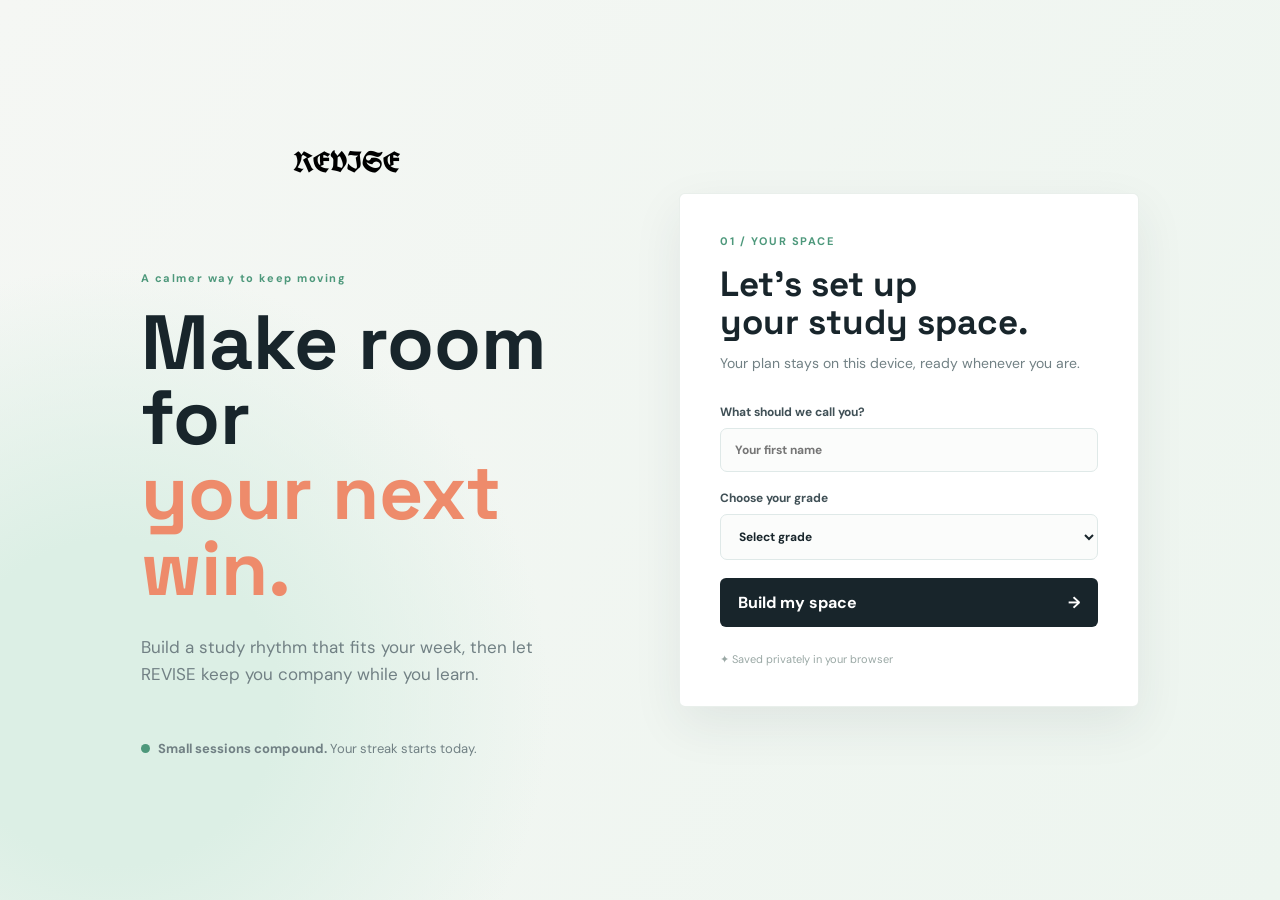
<file: index.html>
<!doctype html>
<html lang="en">
<head>
  <meta charset="UTF-8">
  <meta name="viewport" content="width=device-width, initial-scale=1.0">
  <meta name="google-site-verification" content="FU0J8cU6yg5rgUvRxa4bEKZBH8ZpA39wPbFkjtDJuvY">
  <meta name="google-adsense-account" content="ca-pub-8012064397471990">
  <script async src="https://pagead2.googlesyndication.com/pagead/js/adsbygoogle.js?client=ca-pub-8012064397471990" crossorigin="anonymous"></script>
  <title>REVISE</title>
  <link rel="preconnect" href="https://fonts.googleapis.com">
  <link rel="preconnect" href="https://fonts.gstatic.com" crossorigin>
  <link href="https://fonts.googleapis.com/css2?family=DM+Sans:wght@400;500;600;700&family=Space+Grotesk:wght@500;600;700&display=swap" rel="stylesheet">
  <link href="https://fonts.googleapis.com/css2?family=UnifrakturCook:wght@700&display=swap" rel="stylesheet">
  <link rel="stylesheet" href="styles.css">
</head>
<body>
  <main class="app-shell">
    <section id="auth-view" class="auth-view">
      <div class="auth-copy">
        <div class="brand-mark">REVISE</div>
        <p class="eyebrow">A calmer way to keep moving</p>
        <h1>Make room for<br><em>your next win.</em></h1>
        <p class="intro">Build a study rhythm that fits your week, then let REVISE keep you company while you learn.</p>
        <div class="mini-proof"><span class="proof-dot"></span><strong>Small sessions compound.</strong> Your streak starts today.</div>
      </div>
      <div class="setup-card">
        <div class="step-label">01 / YOUR SPACE</div>
        <h2>Let's set up<br>your study space.</h2>
        <p class="muted">Your plan stays on this device, ready whenever you are.</p>
        <form id="setup-form">
          <label>What should we call you?<input id="name" type="text" placeholder="Your first name" required></label>
          <label>Choose your grade<select id="grade" required><option value="" disabled selected>Select grade</option><option>Grade 7</option><option>Grade 8</option><option>Grade 9</option><option>Grade 10</option><option>Grade 11</option><option>Grade 12</option></select></label>
          <button class="primary-button" type="submit">Build my space <span>→</span></button>
        </form>
        <p class="privacy-note">✦ Saved privately in your browser</p>
      </div>
    </section>

    <section id="planner-view" class="planner-view hidden">
      <aside class="sidebar">
        <div class="brand-mark">REVISE</div>
        <div class="profile"><div id="avatar" class="avatar">M</div><div><strong id="profile-name">Learner</strong><small id="profile-grade">Grade 7</small></div><button id="reset-button" class="icon-button" title="Reset profile">↗</button></div>
        <nav><button class="nav-item active" data-view="today"><span>◷</span> Today</button><button class="nav-item" data-view="timetable"><span>▦</span> Timetable</button><button class="nav-item" data-view="profile"><span>◎</span> Profile</button></nav>
        <div class="sidebar-footer"><div class="orbit-note"><span>✦</span><p><strong>Keep your orbit.</strong><br>Consistency beats intensity.</p></div></div>
      </aside>
      <div class="content-area">
        <header class="topbar"><div><p id="date-label" class="eyebrow">MONDAY, 21 AUGUST</p><h1 id="greeting">Good morning.</h1></div><div class="header-actions"><div class="diamond-chip" title="Diamonds earned"><span>◆</span><strong id="diamond-count">0</strong><small>diamonds</small></div><label class="theme-picker" title="Change theme"><span>Theme</span><select id="theme-select" aria-label="Change theme"><option value="meadow">Meadow</option><option value="ocean">Ocean</option><option value="sunset">Sunset</option></select></label><button id="edit-plan" class="text-button">Edit plan</button><div class="streak-chip"><span>✦</span><strong id="streak-count">0</strong><small>day streak</small></div></div></header>
        <div id="today-view" class="page-view">
          <div class="hero-strip"><div><span class="tag">YOUR FOCUS</span><h2>Two focused sessions.<br><em>A lighter day ahead.</em></h2></div><div class="ring-wrap"><div class="progress-ring"><span id="daily-percent">0%</span></div><small>daily goal</small></div></div>
          <div class="section-heading"><div><p class="eyebrow">YOUR PLAN</p><h2>Today's orbit</h2></div><span id="session-summary" class="muted">0 of 2 sessions complete</span></div>
          <div id="session-list" class="session-list"></div>
        </div>
        <div id="timetable-view" class="page-view hidden"><div class="section-heading"><div><p class="eyebrow">THE BIG PICTURE</p><h2>Your weekly rhythm</h2></div><button id="edit-plan-two" class="primary-button small">Edit schedule <span>→</span></button></div><div id="week-grid" class="week-grid"></div></div>
        <div id="progress-view" class="page-view hidden"><div class="section-heading"><div><p class="eyebrow">KEEP GOING</p><h2>Your progress</h2></div></div><div class="progress-grid"><div class="stat-card diamond-card hidden"><span class="stat-icon">◆</span><strong id="progress-diamonds">0</strong><p>diamonds earned</p><small>100 diamonds for every completed task.</small></div><div class="stat-card accent"><span class="stat-icon">✦</span><strong id="progress-streak">0</strong><p>day streak</p><small>Best habit is the one you repeat.</small></div><div class="stat-card"><span class="stat-icon">◷</span><strong id="total-minutes">0</strong><p>minutes focused</p><small>Every minute counts toward your future.</small></div><div class="stat-card"><span class="stat-icon">✓</span><strong id="total-sessions">0</strong><p>sessions completed</p><small>You showed up for yourself.</small></div></div><div class="quote-panel">“The secret of getting ahead is getting started.”<small>— Mark Twain</small></div></div>
        <div id="profile-view" class="page-view hidden"><div class="profile-hero"><div class="profile-avatar-large" id="profile-avatar-large">M</div><div><p class="eyebrow">YOUR PROFILE</p><h2 id="profile-heading">Learner</h2></div><div class="profile-diamond-balance"><span>◆</span><strong id="profile-diamonds">0</strong><small>diamonds</small></div></div><section class="profile-section progress-section"><div class="section-heading compact"><div><p class="eyebrow">YOUR PROGRESS</p><h2>Your study rhythm</h2></div></div><div class="profile-stats"><div><strong id="profile-session-count">0</strong><span>sessions completed</span></div><div><strong id="profile-minute-count">0</strong><span>minutes focused</span></div><div><strong id="profile-streak-count">0</strong><span>day streak</span></div></div></section><section class="profile-section themes-section"><div class="section-heading compact"><div><p class="eyebrow">MAKE IT YOURS</p><h2>Themes</h2></div></div><div id="theme-gallery" class="theme-gallery"></div></section></div>
      </div>
    </section>

    <div id="onboarding-modal" class="modal hidden"><div class="modal-card"><button class="close-modal" data-close>×</button><p class="eyebrow">02 / YOUR RHYTHM</p><h2>Shape your week.</h2><p class="muted">Pick the days and time that feel realistic. Orbit will arrange two subjects each day.</p><form id="plan-form"><fieldset><legend>Which subjects are you studying?</legend><div class="subject-grid"><label><input type="checkbox" name="subject" value="Home Language"><span>Home Language</span></label><label><input type="checkbox" name="subject" value="First Additional Language"><span>First Additional Language</span></label><label><input type="checkbox" name="subject" value="Mathematics"><span>Mathematics</span></label><label><input type="checkbox" name="subject" value="Mathematical Literacy"><span>Mathematical Literacy</span></label><label><input type="checkbox" name="subject" value="Natural Sciences"><span>Natural Sciences</span></label><label><input type="checkbox" name="subject" value="Social Sciences"><span>Social Sciences</span></label><label><input type="checkbox" name="subject" value="Life Orientation"><span>Life Orientation</span></label><label><input type="checkbox" name="subject" value="Technology"><span>Technology</span></label><label><input type="checkbox" name="subject" value="Creative Arts"><span>Creative Arts</span></label><label><input type="checkbox" name="subject" value="Economic and Management Sciences"><span>Economic and Management Sciences</span></label><label><input type="checkbox" name="subject" value="Accounting"><span>Accounting</span></label><label><input type="checkbox" name="subject" value="Business Studies"><span>Business Studies</span></label><label><input type="checkbox" name="subject" value="Economics"><span>Economics</span></label><label><input type="checkbox" name="subject" value="Geography"><span>Geography</span></label><label><input type="checkbox" name="subject" value="History"><span>History</span></label><label><input type="checkbox" name="subject" value="Life Sciences"><span>Life Sciences</span></label><label><input type="checkbox" name="subject" value="Physical Sciences"><span>Physical Sciences</span></label><label><input type="checkbox" name="subject" value="Agricultural Sciences"><span>Agricultural Sciences</span></label><label><input type="checkbox" name="subject" value="Computer Applications Technology"><span>Computer Applications Technology</span></label><label><input type="checkbox" name="subject" value="Information Technology"><span>Information Technology</span></label><label><input type="checkbox" name="subject" value="Engineering Graphics and Design"><span>Engineering Graphics and Design</span></label><label><input type="checkbox" name="subject" value="Consumer Studies"><span>Consumer Studies</span></label><label><input type="checkbox" name="subject" value="Tourism"><span>Tourism</span></label><label><input type="checkbox" name="subject" value="Dramatic Arts"><span>Dramatic Arts</span></label><label><input type="checkbox" name="subject" value="Visual Arts"><span>Visual Arts</span></label><label><input type="checkbox" name="subject" value="Music"><span>Music</span></label><label><input type="checkbox" name="subject" value="Religion Studies"><span>Religion Studies</span></label><label><input type="checkbox" name="subject" value="Additional Language"><span>Additional Language</span></label></div></fieldset><fieldset><legend>When will you study?</legend><div class="days-grid"><label><input type="checkbox" name="day" value="Monday"><span>Mon</span></label><label><input type="checkbox" name="day" value="Tuesday"><span>Tue</span></label><label><input type="checkbox" name="day" value="Wednesday"><span>Wed</span></label><label><input type="checkbox" name="day" value="Thursday"><span>Thu</span></label><label><input type="checkbox" name="day" value="Friday"><span>Fri</span></label><label><input type="checkbox" name="day" value="Saturday"><span>Sat</span></label><label><input type="checkbox" name="day" value="Sunday"><span>Sun</span></label></div><div class="form-row"><label>Session length<select id="duration"><option value="25">25 minutes</option><option value="45" selected>45 minutes</option><option value="60">60 minutes</option><option value="90">90 minutes</option></select></label><label>Start time<input id="start-time" type="time" value="16:00"></label></div></fieldset><button class="primary-button" type="submit">Create my timetable <span>→</span></button></form></div></div>
    <div id="timer-modal" class="modal hidden"><div class="timer-card"><button class="close-modal" data-close>×</button><p class="eyebrow">FOCUS MODE</p><div class="timer-subject" id="timer-subject">Mathematics</div><div id="timer-display" class="timer-display">45:00</div><div class="timer-track"><span id="timer-bar"></span></div><p id="timer-message" class="muted">Take a breath. You have got this.</p><div class="timer-actions"><button id="timer-toggle" class="primary-button">Start session <span>▶</span></button><button id="timer-complete" class="text-button">Mark complete</button></div></div></div>
  </main>
  <script src="app.js"></script>
</body>
</html>
</file>
<file: styles.css>
#onboarding-modal{background:rgba(24,37,43,.28);backdrop-filter:blur(5px)}#onboarding-modal .modal-card{position:relative;overflow:hidden;width:min(560px,100%);padding:34px;background:linear-gradient(145deg,color-mix(in srgb,var(--card) 94%,var(--mint)),var(--card));border-top:5px solid var(--mint-deep)}#onboarding-modal .modal-card:before{content:'PLAN  /  BUILD  /  REPEAT';position:absolute;right:28px;top:27px;color:color-mix(in srgb,var(--mint-deep) 48%,transparent);font:700 9px var(--theme-display-font);letter-spacing:.12em}#onboarding-modal .modal-card h2{font-size:32px;max-width:250px;margin:4px 0 9px}#onboarding-modal .modal-card>p.muted{max-width:420px;line-height:1.55}#onboarding-modal .modal-card form{position:relative;margin-top:27px}#onboarding-modal fieldset{padding:18px 16px 16px;margin:0 0 16px;border:1px solid var(--line);border-radius:var(--theme-radius);background:color-mix(in srgb,var(--card) 72%,var(--mint))}#onboarding-modal legend{padding:0 8px;color:var(--mint-deep);font:700 11px var(--theme-display-font);letter-spacing:.08em;text-transform:uppercase}#onboarding-modal .subject-grid{display:grid;grid-template-columns:repeat(3,minmax(0,1fr));gap:7px}#onboarding-modal .subject-grid label,#onboarding-modal .days-grid label{position:relative;min-width:0}#onboarding-modal .subject-grid input,#onboarding-modal .days-grid input{position:absolute;opacity:0}#onboarding-modal .subject-grid span,#onboarding-modal .days-grid span{display:block;padding:10px 8px;text-align:center;border:1px solid var(--line);border-radius:var(--theme-radius);background:var(--card);color:var(--muted);font-size:11px;line-height:1.15;transition:background .18s ease,color .18s ease,border-color .18s ease,transform .18s ease}#onboarding-modal .subject-grid label:hover span,#onboarding-modal .days-grid label:hover span{transform:translateY(-2px);border-color:var(--mint-deep)}#onboarding-modal .subject-grid input:checked+span,#onboarding-modal .days-grid input:checked+span{background:var(--mint-deep);border-color:var(--mint-deep);color:#fff;box-shadow:0 5px 12px color-mix(in srgb,var(--mint-deep) 22%,transparent)}#onboarding-modal .days-grid{display:grid;grid-template-columns:repeat(7,1fr);gap:6px}#onboarding-modal .days-grid span{padding-inline:3px;font-size:10px}#onboarding-modal .form-row{gap:12px}#onboarding-modal .form-row label,#onboarding-modal .subject-grid+label,#onboarding-modal .notification-setting{font-size:11px;color:var(--muted);font-weight:700}#onboarding-modal input:not([type=checkbox]),#onboarding-modal select{margin-top:6px;border:1px solid var(--line);background:var(--card);border-radius:var(--theme-radius);color:var(--ink);padding:11px 12px}#onboarding-modal .primary-button{width:100%;margin-top:7px;justify-content:center}@media(max-width:600px){#onboarding-modal .modal-card{padding:27px 16px;border-top-width:4px}#onboarding-modal .modal-card:before{right:17px;top:22px;font-size:8px}#onboarding-modal .modal-card h2{font-size:27px}#onboarding-modal .subject-grid{grid-template-columns:repeat(2,minmax(0,1fr))}#onboarding-modal .days-grid{grid-template-columns:repeat(4,1fr)}#onboarding-modal .days-grid label:last-child{grid-column:2}}@media(prefers-reduced-motion:reduce){#onboarding-modal .subject-grid span,#onboarding-modal .days-grid span{transition:none}}
:root .brand-mark span{width:30px;height:26px;border-radius:7px;font-size:10px;letter-spacing:.04em}
#onboarding-modal{display:flex;align-items:center;justify-content:center;overflow:hidden;overscroll-behavior:contain}#onboarding-modal:not(.hidden){display:flex}#onboarding-modal .modal-card{max-height:calc(100vh - 32px);overflow-y:auto;overflow-x:hidden;overscroll-behavior:contain;-webkit-overflow-scrolling:touch;touch-action:pan-y;scrollbar-width:thin}@media(max-width:600px){#onboarding-modal{align-items:flex-start;padding:12px}#onboarding-modal .modal-card{max-height:calc(100svh - 24px);margin:auto 0}}
:root{--ink:#20343b;--muted:#718389;--paper:#f3f7f8;--card:#fff;--mint:#c8ddcf;--mint-deep:#6c967f;--coral:#91b8d6;--line:#dfe9e8;--shadow:0 18px 50px rgba(32,52,59,.08)}html:root{--ink:#20343b;--muted:#718389;--paper:#f3f7f8;--card:#fff;--mint:#c8ddcf;--mint-deep:#6c967f;--coral:#91b8d6;--line:#dfe9e8;--shadow:0 18px 50px rgba(32,52,59,.08)}
:root{--ink:#20343b;--muted:#718389;--paper:#f3f7f8;--card:#fff;--mint:#c8ddcf;--mint-deep:#6c967f;--coral:#91b8d6;--line:#dfe9e8;--shadow:0 18px 50px rgba(32,52,59,.08)}
.modal-card{width:min(440px,100%);max-height:86vh;overflow-y:auto;padding:26px}
.modal-card h2{font-size:27px}.modal-card form{margin-top:20px}.modal-card fieldset{margin-bottom:18px}.modal-card legend{margin-bottom:9px}.modal-card .subject-grid{gap:5px}.modal-card .subject-grid span{padding:8px 9px;font-size:11px}.modal-card .days-grid span{padding:8px 3px}
:root{--ink:#18252b;--muted:#718084;--paper:#f5f7f4;--card:#fff;--mint:#b9e3cf;--mint-deep:#4d987b;--coral:#ee8b6b;--line:#e4ebe7;--shadow:0 18px 50px rgba(24,37,43,.08)}*{box-sizing:border-box}body{margin:0;background:var(--paper);color:var(--ink);font-family:'DM Sans',sans-serif}button,input,select{font:inherit}button{cursor:pointer}h1,h2,p{margin:0}h1,h2{font-family:'Space Grotesk',sans-serif;letter-spacing:0}.hidden{display:none!important}.app-shell{min-height:100vh}.auth-view{min-height:100vh;display:grid;grid-template-columns:1fr 460px;gap:10vw;align-items:center;padding:7vw 11vw;background:radial-gradient(circle at 9% 78%,#dcefe5 0 12%,transparent 32%),linear-gradient(120deg,#f5f7f4 0%,#edf5ef 100%)}.brand-mark{font-family:'Space Grotesk',sans-serif;font-weight:700;letter-spacing:-.03em;font-size:19px}.brand-mark span{display:inline-grid;place-items:center;color:#fff;background:var(--coral);width:26px;height:26px;border-radius:50%;margin-right:7px;font-size:14px}.auth-copy{max-width:560px}.eyebrow,.step-label,.tag{font-size:11px;letter-spacing:.14em;font-weight:700;color:var(--mint-deep)}.auth-copy .eyebrow{margin-top:90px;margin-bottom:20px}.auth-copy h1{font-size:clamp(52px,6vw,90px);line-height:.98;margin-bottom:28px}.auth-copy h1 em,.hero-strip em{font-style:normal;color:var(--coral)}.intro{font-size:17px;line-height:1.6;color:var(--muted);max-width:420px}.mini-proof{margin-top:52px;font-size:13px;color:var(--muted)}.proof-dot{display:inline-block;width:9px;height:9px;background:var(--mint-deep);border-radius:50%;margin-right:8px}.setup-card,.modal-card,.timer-card{background:var(--card);box-shadow:var(--shadow);border:1px solid rgba(228,235,231,.8);border-radius:12px;padding:40px}.progress-line{height:3px;background:#edf1ef;margin-bottom:30px}.progress-line span{display:block;width:42%;height:100%;background:var(--coral)}.step-label{margin-bottom:18px}.setup-card h2{font-size:35px;line-height:1.06;margin-bottom:12px}.muted{color:var(--muted);font-size:14px;line-height:1.5}.setup-card form{display:grid;gap:18px;margin-top:30px}label{font-size:12px;font-weight:700;color:#405056;display:grid;gap:8px}input[type=text],input[type=time],select{border:1px solid var(--line);border-radius:7px;padding:13px 14px;color:var(--ink);background:#fbfcfb;outline:none}input:focus,select:focus{border-color:var(--mint-deep);box-shadow:0 0 0 3px rgba(77,152,123,.12)}.primary-button{border:0;border-radius:7px;background:var(--ink);color:#fff;padding:14px 18px;font-weight:700;display:flex;justify-content:space-between;align-items:center;transition:transform .2s,background .2s}.primary-button:hover{background:#2d474d;transform:translateY(-2px)}.primary-button.small{padding:11px 14px;font-size:12px}.privacy-note{font-size:11px;color:#9aa8a5;margin-top:25px}.planner-view{display:grid;grid-template-columns:250px 1fr;min-height:100vh}.sidebar{padding:30px 24px;background:#1d2d31;color:#e6f0ea;display:flex;flex-direction:column}.sidebar .brand-mark{margin-bottom:60px}.sidebar .brand-mark span{background:var(--coral)}.profile{display:flex;align-items:center;gap:10px;padding-bottom:30px;border-bottom:1px solid rgba(255,255,255,.12)}.avatar{width:38px;height:38px;border-radius:50%;background:var(--mint);color:var(--ink);display:grid;place-items:center;font-weight:700}.profile strong,.profile small{display:block}.profile strong{font-size:13px}.profile small{font-size:11px;color:#9db1ab;margin-top:3px}.icon-button{margin-left:auto;border:0;background:transparent;color:#9db1ab;font-size:20px;transform:rotate(90deg)}nav{padding-top:25px;display:grid;gap:8px}.nav-item{border:0;background:transparent;color:#9db1ab;text-align:left;padding:12px;border-radius:6px;font-weight:600}.nav-item span{display:inline-block;width:28px;color:var(--coral)}.nav-item.active,.nav-item:hover{background:rgba(255,255,255,.08);color:#fff}.sidebar-footer{margin-top:auto}.orbit-note{border-top:1px solid rgba(255,255,255,.12);padding-top:20px;display:flex;gap:9px;color:#a9bbb4;font-size:11px;line-height:1.5}.orbit-note span{color:var(--coral);font-size:17px}.orbit-note strong{color:#e6f0ea}.content-area{padding:45px 6vw;max-width:1300px;width:100%}.topbar{display:flex;justify-content:space-between;align-items:start;margin-bottom:48px}.topbar .eyebrow{margin-bottom:10px}.topbar h1{font-size:38px}.header-actions{display:flex;align-items:center;gap:24px}.text-button{border:0;background:transparent;color:var(--mint-deep);font-weight:700;font-size:12px}.streak-chip{display:grid;grid-template-columns:22px 28px auto;align-items:center;background:#fff;padding:10px 14px;border-radius:8px;box-shadow:0 5px 18px rgba(24,37,43,.05)}.streak-chip span{color:var(--coral)}.streak-chip strong{font-family:'Space Grotesk';font-size:18px}.streak-chip small{font-size:11px;color:var(--muted)}.hero-strip{background:var(--mint);padding:32px 38px;display:flex;justify-content:space-between;align-items:center;border-radius:10px;margin-bottom:48px}.hero-strip h2{font-size:30px;line-height:1.12;margin-top:10px}.ring-wrap{text-align:center}.progress-ring{width:92px;height:92px;border-radius:50%;display:grid;place-items:center;background:conic-gradient(var(--coral) 0deg,#e4f0e9 0);position:relative}.progress-ring:after{content:'';position:absolute;inset:8px;background:var(--mint);border-radius:50%}.progress-ring span{position:relative;z-index:1;font-family:'Space Grotesk';font-weight:700}.ring-wrap small{display:block;font-size:10px;color:var(--mint-deep);margin-top:7px}.section-heading{display:flex;justify-content:space-between;align-items:end;margin-bottom:18px}.section-heading h2{font-size:26px;margin-top:7px}.session-list{display:grid;gap:10px}.session-card{background:#fff;border:1px solid var(--line);border-radius:8px;padding:20px 24px;display:grid;grid-template-columns:120px 1fr auto;align-items:center;gap:20px}.session-time{font-family:'Space Grotesk';font-size:14px}.session-time small{display:block;color:var(--muted);font:11px 'DM Sans';margin-top:5px}.session-subject{font-weight:700}.session-subject small{display:block;color:var(--muted);font-size:12px;font-weight:400;margin-top:4px}.session-status{border:0;border-radius:6px;padding:10px 14px;background:#edf7f0;color:var(--mint-deep);font-size:11px;font-weight:700}.session-status.done{background:var(--ink);color:#fff}.week-grid{display:grid;grid-template-columns:repeat(7,minmax(110px,1fr));gap:8px}.day-column{background:#fff;border:1px solid var(--line);min-height:250px;padding:15px 12px;border-radius:7px}.day-column.today{border:2px solid var(--coral)}.day-name{font-size:11px;font-weight:700;color:var(--muted);margin-bottom:18px}.day-column.today .day-name{color:var(--coral)}.day-session{background:#edf7f0;border-left:3px solid var(--mint-deep);padding:10px 8px;margin-top:8px;font-size:11px;font-weight:700}.day-session small{display:block;color:var(--muted);font-weight:400;margin-top:5px}.progress-grid{display:grid;grid-template-columns:repeat(3,1fr);gap:12px}.stat-card{padding:26px;background:#fff;border:1px solid var(--line);border-radius:8px}.stat-card.accent{background:var(--mint)}.stat-icon{color:var(--coral);font-size:20px}.stat-card strong{font:700 42px 'Space Grotesk';display:block;margin-top:20px}.stat-card p{font-weight:700}.stat-card small{color:var(--muted);display:block;margin-top:18px;font-size:12px}.quote-panel{margin-top:18px;background:var(--ink);color:#fff;padding:30px;border-radius:8px;font:600 22px 'Space Grotesk'}.quote-panel small{display:block;color:#a9bbb4;font:12px 'DM Sans';margin-top:14px}.modal{position:fixed;inset:0;background:rgba(18,31,34,.48);display:grid;place-items:center;padding:20px;z-index:3}.modal-card{width:min(560px,100%);position:relative}.modal-card h2{font-size:32px;margin:8px 0}.modal-card form{margin-top:28px}.close-modal{position:absolute;right:22px;top:18px;border:0;background:transparent;font-size:26px;color:var(--muted)}fieldset{border:0;padding:0;margin:0 0 25px}legend{font-size:12px;font-weight:700;color:#405056;margin-bottom:12px}.subject-grid{display:grid;grid-template-columns:1fr 1fr;gap:8px}.subject-grid label,.days-grid label{display:block}.subject-grid input,.days-grid input{position:absolute;opacity:0}.subject-grid span,.days-grid span{display:block;border:1px solid var(--line);border-radius:6px;padding:11px 12px;font-size:12px;cursor:pointer}.subject-grid input:checked+span,.days-grid input:checked+span{background:var(--mint);border-color:var(--mint-deep);color:var(--ink)}.days-grid{display:grid;grid-template-columns:repeat(7,1fr);gap:6px}.days-grid span{text-align:center;padding:10px 3px}.form-row{display:grid;grid-template-columns:1fr 1fr;gap:15px;margin-top:18px}.timer-card{text-align:center;width:min(430px,100%);position:relative;padding:44px}.timer-subject{font:700 22px 'Space Grotesk';margin-top:12px}.timer-display{font:700 72px 'Space Grotesk';letter-spacing:.03em;margin:20px 0 15px}.timer-track{height:5px;background:#edf1ef;border-radius:5px}.timer-track span{display:block;width:0;height:100%;background:var(--coral);transition:width .4s}.timer-actions{display:flex;justify-content:center;gap:20px;align-items:center;margin-top:25px}.timer-actions .primary-button{gap:20px}
@media(max-width:850px){.auth-view{grid-template-columns:1fr;padding:42px 24px;gap:35px}.auth-copy .eyebrow{margin-top:45px}.auth-copy h1{font-size:54px}.planner-view{display:block}.sidebar{padding:18px 20px;display:block}.sidebar .brand-mark{display:inline-block;margin:0}.profile{float:right;border:0;padding:0}.profile small{display:none}nav{clear:both;display:flex;padding-top:18px;gap:4px}.nav-item{padding:9px;font-size:11px}.sidebar-footer{display:none}.content-area{padding:30px 20px}.topbar{margin-bottom:30px}.topbar h1{font-size:30px}.header-actions{gap:10px}.hero-strip{padding:24px 20px}.hero-strip h2{font-size:24px}.ring-wrap{transform:scale(.8)}.session-card{grid-template-columns:1fr auto;gap:10px}.session-time{grid-column:1/-1}.week-grid{overflow:auto;grid-template-columns:repeat(7,125px)}.progress-grid{grid-template-columns:1fr}.modal-card{padding:30px 22px}.days-grid{grid-template-columns:repeat(4,1fr)}.days-grid label:last-child{grid-column:2}.timer-display{font-size:58px}}
:root{--theme-accent:#4d987b;--theme-highlight:#ee8b6b;--theme-paper:#f5f7f4;--theme-card:#fff;--theme-ink:#18252b;--theme-muted:#718084}
:root[data-theme="ocean"]{--theme-accent:#347a8f;--theme-highlight:#e59b62;--theme-paper:#eef7f8;--theme-card:#fff;--theme-ink:#17343d;--theme-muted:#607b82}
:root[data-theme="sunset"]{--theme-accent:#b45d4b;--theme-highlight:#e18a52;--theme-paper:#fff5ed;--theme-card:#fffdf9;--theme-ink:#3b2926;--theme-muted:#866f69}
:root{--ink:var(--theme-ink)!important;--muted:var(--theme-muted)!important;--paper:var(--theme-paper)!important;--card:var(--theme-card)!important;--mint-deep:var(--theme-accent)!important;--coral:var(--theme-highlight)!important}
.theme-picker{display:flex;align-items:center;gap:7px;color:var(--muted);font-size:12px;font-weight:700}.theme-picker select{border:1px solid var(--line);border-radius:7px;background:var(--card);color:var(--ink);padding:8px 25px 8px 9px;font-size:12px;font-weight:600}.theme-picker select:focus{outline:none}
:root{--theme-body-font:'DM Sans',sans-serif;--theme-display-font:'Space Grotesk',sans-serif;--theme-radius:8px;--theme-shadow:0 18px 50px rgba(32,52,59,.08)}
.sidebar .profile .avatar,.sidebar .profile strong,.sidebar .profile small,.topbar .diamond-chip,.topbar .theme-picker{display:none!important}.sidebar .profile{justify-content:flex-end}.profile-view{}
.brand-mark{display:flex;justify-content:center;align-items:center;width:100%;color:#000!important;font-family:'UnifrakturCook','Old English Text MT',Garamond,serif;font-size:29px;letter-spacing:0;font-weight:700;text-align:center}.auth-copy .brand-mark{margin-inline:auto}.sidebar .brand-mark{margin-inline:auto}
.profile-stats{display:grid;grid-template-columns:repeat(3,1fr);gap:10px;margin-top:20px}.profile-stats div{padding:16px 12px;background:color-mix(in srgb,var(--mint) 24%,var(--card));border-radius:var(--theme-radius)}.profile-stats strong{display:block;font-family:var(--theme-display-font);font-size:27px}.profile-stats span{font-size:11px;color:var(--muted)}.progress-section{margin-bottom:18px}
.profile-hero{display:flex;align-items:center;gap:18px;padding:28px;margin-bottom:24px;background:linear-gradient(115deg,color-mix(in srgb,var(--mint) 55%,var(--card)),var(--card));border:1px solid var(--line);border-radius:var(--theme-radius);box-shadow:var(--theme-shadow)}.profile-avatar-large{display:grid;place-items:center;width:76px;height:76px;flex:none;border-radius:22px;background:var(--coral);color:#fff;font-family:var(--theme-display-font);font-size:31px;font-weight:700}.profile-hero h2{font-size:32px;margin:3px 0}.profile-diamond-balance{display:flex;align-items:baseline;gap:7px;margin-left:auto;padding:11px 15px;background:color-mix(in srgb,var(--coral) 12%,var(--card));border:1px solid color-mix(in srgb,var(--coral) 30%,var(--line));border-radius:var(--theme-radius);color:var(--coral)}.profile-diamond-balance strong{font-family:var(--theme-display-font);font-size:25px;color:var(--ink)}.profile-diamond-balance small{font-size:10px;color:var(--muted)}.profile-section{padding:24px;background:var(--card);border:1px solid var(--line);border-radius:var(--theme-radius);box-shadow:var(--theme-shadow)}.profile-section .section-heading{margin:0}.section-heading.compact h2{font-size:22px}.theme-gallery{display:grid;grid-template-columns:repeat(4,1fr);gap:10px;margin-top:20px}.theme-swatch{display:grid;gap:5px;padding:10px;text-align:left;background:var(--card);border:1px solid var(--line);border-radius:var(--theme-radius);color:var(--ink);transition:transform .2s ease,box-shadow .2s ease}.theme-swatch:hover{transform:translateY(-3px);box-shadow:0 8px 18px color-mix(in srgb,var(--ink) 12%,transparent)}.theme-swatch span{height:40px;border-radius:calc(var(--theme-radius) - 2px);background:var(--swatch-paper);border-left:12px solid var(--swatch-accent)}.theme-swatch strong{font-size:11px}.theme-swatch small{font-size:9px;color:var(--muted)}.theme-swatch.selected{border:2px solid var(--swatch-accent);padding:9px}.theme-swatch.locked{opacity:.55}
@media(max-width:600px){.profile-hero{padding:20px 16px;gap:12px}.profile-avatar-large{width:58px;height:58px;border-radius:18px;font-size:24px}.profile-hero h2{font-size:25px}.profile-diamond-balance{padding:9px 10px;gap:4px}.profile-diamond-balance strong{font-size:20px}.profile-section{padding:18px 15px}.theme-gallery{grid-template-columns:repeat(3,1fr);gap:7px}.theme-swatch{padding:7px}.theme-swatch.selected{padding:6px}.theme-swatch span{height:28px}.theme-swatch strong{font-size:10px;overflow-wrap:anywhere}}
.today-view{animation:today-enter .45s ease both}
#today-view .hero-strip{position:relative;isolation:isolate;overflow:hidden;min-height:190px;padding:34px 38px;border:1px solid color-mix(in srgb,var(--mint-deep) 18%,var(--line));background:radial-gradient(circle at 89% 20%,color-mix(in srgb,var(--coral) 25%,transparent) 0 8%,transparent 8.5%),linear-gradient(125deg,color-mix(in srgb,var(--mint) 62%,var(--card)),var(--card) 78%)}#today-view .hero-strip:after{content:'01  02  03';position:absolute;right:30px;bottom:16px;color:color-mix(in srgb,var(--mint-deep) 38%,transparent);font:700 10px var(--theme-display-font);letter-spacing:.55em;z-index:-1}#today-view .hero-strip h2{font-size:31px;line-height:1.1;max-width:420px}#today-view .hero-strip .tag{display:inline-block;margin-bottom:16px;padding:6px 9px;border:1px solid color-mix(in srgb,var(--mint-deep) 25%,transparent);border-radius:99px;background:color-mix(in srgb,var(--card) 44%,transparent)}#today-view .ring-wrap{position:relative;z-index:1}#today-view .progress-ring{box-shadow:0 0 0 8px color-mix(in srgb,var(--card) 45%,transparent),0 10px 24px color-mix(in srgb,var(--mint-deep) 18%,transparent);animation:ring-breathe 3.5s ease-in-out infinite}#today-view .section-heading{margin-top:38px;padding-bottom:15px;border-bottom:1px solid var(--line)}#today-view .section-heading h2{font-size:27px}#today-view .session-list{gap:12px}#today-view .session-card{position:relative;overflow:hidden;border-left:4px solid var(--mint-deep);transition:transform .2s ease,box-shadow .2s ease}#today-view .session-card:before{content:'FOCUS';position:absolute;right:18px;top:12px;color:color-mix(in srgb,var(--mint-deep) 45%,transparent);font:700 9px var(--theme-display-font);letter-spacing:.12em}#today-view .session-card:hover{transform:translateX(5px);box-shadow:var(--theme-shadow)}#today-view .session-card:nth-child(2){border-left-color:var(--coral)}#today-view .session-card:nth-child(2):before{content:'NEXT UP';color:color-mix(in srgb,var(--coral) 62%,transparent)}#today-view .session-time{font-family:var(--theme-display-font);font-weight:700}#today-view .session-subject{font-size:17px}#today-view .session-status{transition:transform .2s ease}#today-view .session-status:hover{transform:scale(1.04)}
@keyframes ring-breathe{0%,100%{transform:scale(1)}50%{transform:scale(1.04)}}@media(prefers-reduced-motion:reduce){#today-view .progress-ring{animation:none}#today-view .session-card,#today-view .session-status{transition:none}}@media(max-width:600px){#today-view .hero-strip{min-height:164px;padding:23px 18px}#today-view .hero-strip h2{font-size:22px}#today-view .hero-strip:after{right:14px;bottom:10px}#today-view .section-heading{margin-top:30px}#today-view .section-heading h2{font-size:23px}#today-view .session-card{padding-left:15px}#today-view .session-card:before{right:12px;font-size:8px}#today-view .session-subject{font-size:15px}}
@keyframes today-enter{from{opacity:0;transform:translateY(8px)}to{opacity:1;transform:translateY(0)}}@keyframes ring-breathe{0%,100%{transform:scale(1)}50%{transform:scale(1.04)}}@media(prefers-reduced-motion:reduce){.today-view,.today-view .progress-ring{animation:none}.today-view .session-card,.today-view .session-status{transition:none}}
@media(max-width:600px){.today-view .hero-strip{min-height:164px;padding:23px 18px}.today-view .hero-strip h2{font-size:22px}.today-view .hero-strip:after{right:14px;bottom:10px}.today-view .section-heading{margin-top:30px}.today-view .section-heading h2{font-size:23px}.today-view .session-card{padding-left:15px}.today-view .session-card:before{right:12px;font-size:8px}.today-view .session-subject{font-size:15px}}
body{font-family:var(--theme-body-font)}h1,h2{font-family:var(--theme-display-font)}
.setup-card,.modal-card,.timer-card,.session-card,.stat-card,.quote-panel,.hero-strip{border-radius:var(--theme-radius);box-shadow:var(--theme-shadow)}
.hero-strip{background:color-mix(in srgb,var(--mint) 48%,var(--card))}.sidebar{background:color-mix(in srgb,var(--paper) 76%,var(--card))}.primary-button,.session-status{border-radius:var(--theme-radius)}
.diamond-chip{display:flex;align-items:center;gap:6px;padding:8px 10px;border:1px solid color-mix(in srgb,var(--coral) 35%,var(--line));border-radius:var(--theme-radius);background:color-mix(in srgb,var(--coral) 12%,var(--card));color:var(--coral)}.diamond-chip strong{color:var(--ink)}.diamond-chip small{font-size:10px;color:var(--muted)}.diamond-card{border-top:3px solid var(--coral)}.diamond-card .stat-icon{color:var(--coral)}
.fire-pet{display:grid;justify-items:center;gap:4px;padding:18px 10px 14px;margin-bottom:16px;border:1px solid color-mix(in srgb,var(--mint-deep) 22%,transparent);border-radius:var(--theme-radius);background:color-mix(in srgb,var(--card) 64%,transparent);color:var(--ink)}.fire-pet strong{font-family:var(--theme-display-font);font-size:14px}.fire-pet small{font-size:10px;color:var(--muted);text-align:center}.fire-pet-flame{position:relative;width:54px;height:64px;margin-bottom:2px;filter:drop-shadow(0 5px 7px color-mix(in srgb,var(--pet-color) 35%,transparent));animation:pet-flicker 1.8s ease-in-out infinite}.fire-pet-flame:before,.fire-pet-flame:after,.fire-pet-flame i,.fire-pet-flame b{content:'';position:absolute;display:block;transform-origin:bottom center}.fire-pet-flame:before{left:8px;bottom:0;width:39px;height:53px;border-radius:65% 35% 55% 45%;background:var(--pet-color);transform:rotate(-18deg)}.fire-pet-flame:after{left:18px;bottom:2px;width:27px;height:38px;border-radius:45% 55% 55% 45%;background:#ffd166;transform:rotate(12deg)}.fire-pet-flame i{left:25px;bottom:7px;width:14px;height:23px;border-radius:60% 40% 50% 50%;background:#fff1b8;transform:rotate(-4deg)}.fire-pet-flame b{left:13px;top:12px;width:8px;height:8px;border-radius:50%;background:var(--ink);box-shadow:22px 2px 0 var(--ink),10px 15px 0 -1px var(--ink),14px 15px 0 -1px var(--ink)}.fire-pet[data-level="ember"]{--pet-color:#e9784f}.fire-pet[data-level="flame"]{--pet-color:#ef9b3d}.fire-pet[data-level="gold"]{--pet-color:#e4bd3e}.fire-pet[data-level="frostfire"]{--pet-color:#52b99c}.fire-pet[data-level="blaze"]{--pet-color:#4db8d1}@keyframes pet-flicker{0%,100%{transform:translateY(0) rotate(-1deg)}50%{transform:translateY(-3px) rotate(2deg)}}
@media(max-width:600px){body{overflow-x:hidden}.auth-view{min-height:100svh;padding:28px 16px 34px;gap:24px}.auth-copy .eyebrow{margin-top:18px;margin-bottom:14px}.auth-copy h1{font-size:clamp(42px,13vw,58px);line-height:1.02;margin-bottom:18px}.intro{font-size:15px;line-height:1.45}.mini-proof{margin-top:28px;font-size:12px}.setup-card{padding:26px 18px}.setup-card h2{font-size:28px}.content-area{padding:22px 14px 36px}.topbar{align-items:flex-start;gap:16px;margin-bottom:22px}.topbar h1{font-size:27px}.header-actions{width:100%;display:grid;grid-template-columns:1fr 1fr;gap:8px}.header-actions .diamond-chip{grid-column:1}.header-actions .theme-picker{grid-column:2;justify-content:flex-end}.header-actions #edit-plan{grid-column:1}.header-actions .streak-chip{grid-column:2;justify-self:end}.diamond-chip,.theme-picker select,.text-button{min-height:38px}.theme-picker span{display:none}.hero-strip{display:grid;grid-template-columns:minmax(0,1fr) auto;gap:8px;padding:20px 16px}.hero-strip h2{font-size:21px;line-height:1.12}.ring-wrap{transform:scale(.72);transform-origin:center right;margin-right:-10px}.section-heading{align-items:flex-start;gap:10px}.section-heading h2{font-size:24px}.section-heading>.muted{font-size:12px;text-align:right}.session-card{grid-template-columns:1fr auto;padding:16px 14px}.session-time{font-size:13px}.session-subject{font-size:15px;min-width:0;overflow-wrap:anywhere}.session-status{padding:9px 10px;font-size:11px;white-space:normal}.modal{padding:12px}.modal-card,.timer-card{width:100%;max-height:92svh;padding:24px 16px}.modal-card h2{font-size:25px}.modal-card .subject-grid{grid-template-columns:repeat(2,minmax(0,1fr))}.modal-card .form-row{grid-template-columns:1fr 1fr;gap:10px}.modal-card .form-row label:last-child{grid-column:1/-1}.modal-card input,.modal-card select{width:100%;min-height:42px}.timer-display{font-size:54px}.timer-actions{display:grid;gap:10px}.timer-actions .primary-button,.timer-actions .text-button{width:100%}.week-grid{width:calc(100vw - 28px);margin-right:0}.fire-pet{padding:14px 8px}.sidebar-footer{display:none}}
@media(max-width:390px){.content-area{padding-inline:10px}.topbar{gap:12px}.topbar h1{font-size:24px}.hero-strip{grid-template-columns:minmax(0,1fr) 58px;padding:17px 12px}.hero-strip h2{font-size:18px}.ring-wrap{transform:scale(.62);margin-right:-17px}.section-heading h2{font-size:21px}.section-heading>.muted{max-width:125px}.session-card{grid-template-columns:1fr;padding:14px 12px}.session-status{justify-self:start}.header-actions{grid-template-columns:1fr 1fr}.theme-picker{min-width:0}.theme-picker select{max-width:100%;padding-inline:7px;font-size:11px}.auth-copy h1{font-size:43px}.setup-card{padding:22px 14px}}

@media(max-width:600px){
	.planner-view{min-height:100svh}
	.sidebar{padding-inline:14px}
	nav{gap:6px}
	.nav-item{flex:1;justify-content:center;min-height:42px}
	.content-area{width:100%;padding:26px 16px 48px}
	.topbar{width:100%;margin-bottom:26px}
	.hero-strip{min-height:150px;align-items:center;padding:24px 20px}
	.section-heading{margin-top:30px}
	.session-list{gap:12px}
	.session-card{width:100%;min-height:112px;align-items:center}
}
</file>
